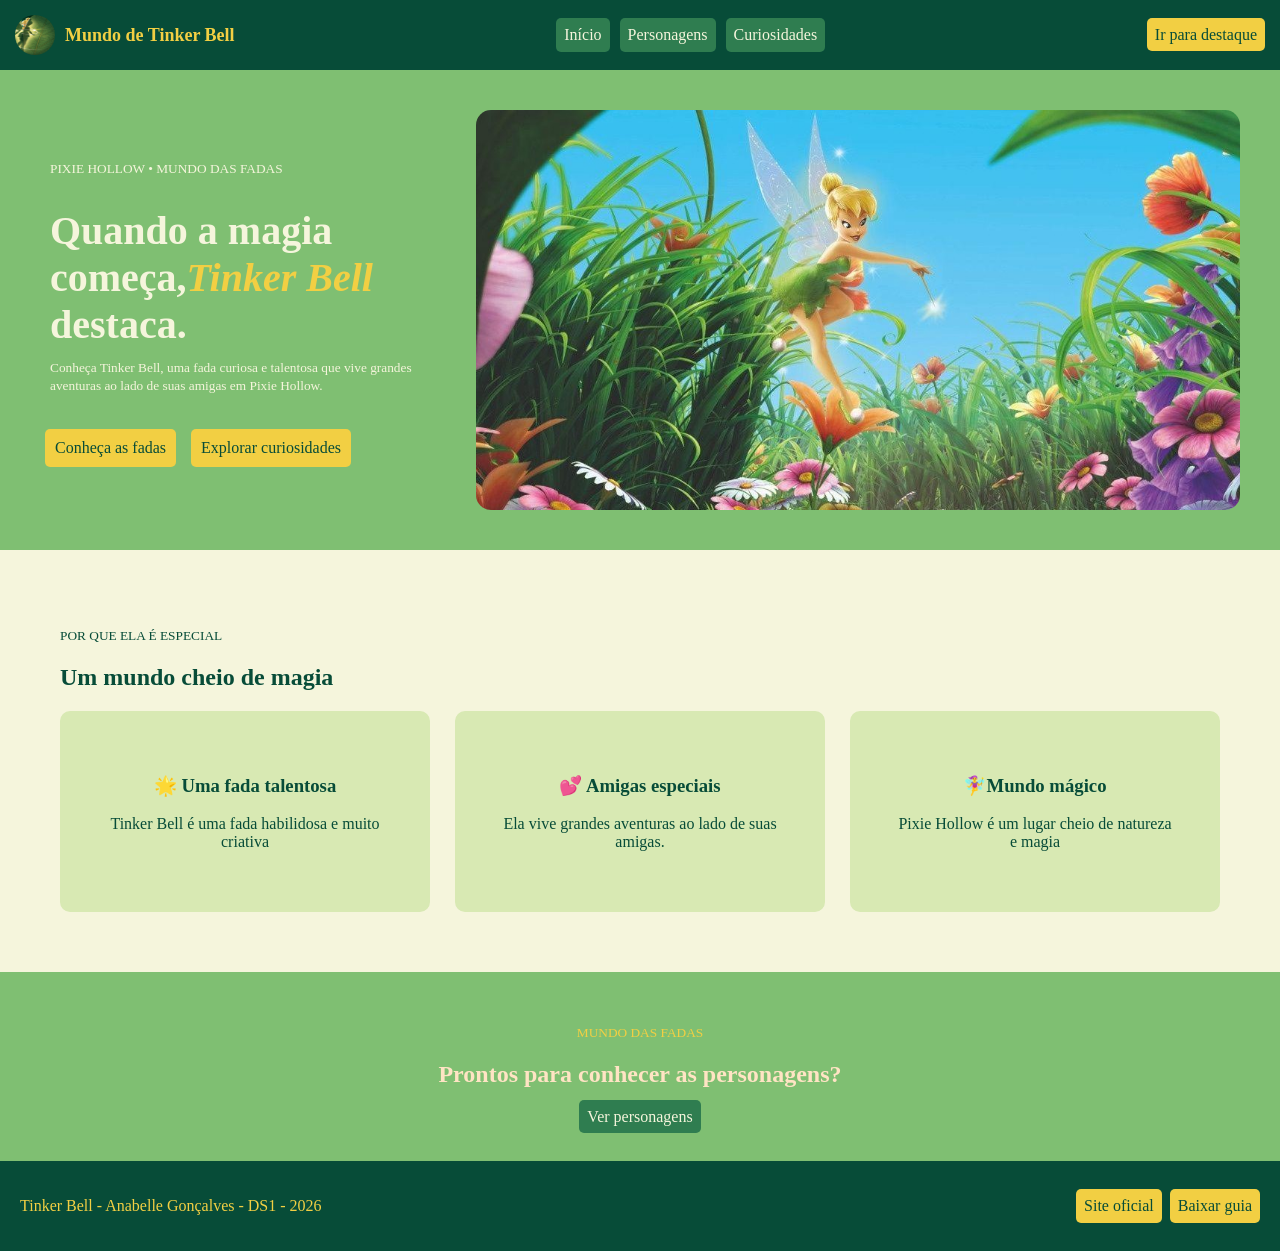
<file: index.html>
<!DOCTYPE html>
<html lang="pt-BR">
<head>
     <meta charset="UTF-8"/>
     <title>O Mundo de Tinker Bell</title>
     <link rel="stylesheet" href="css/style.css"/>
</head>
<body>

    <header>
        <section id="menu-navegacao">
          <section id="logo">
            <img src="assets/logo 2.0.png" alt="Logo tinker">
            Mundo de Tinker Bell</section>
          <section id="links">
           <a href="index.html">Início</a>
            <a href="pages/personagens.html">Personagens</a>
            <a href="pages/curiosidade.html">Curiosidades</a>
            </section>
            <section id="botao-destaque">
             <a class="botao-destaque" href="#destaque"> Ir para destaque</a>
            </section>
            </section>
        </header>
        <main>

        <section id="inicio">
    <article class="txt-pequeno">
    <p id="pequeno"><small> PIXIE HOLLOW • MUNDO DAS FADAS</small></p>
    <h2>Quando a magia começa,<em>Tinker Bell </em> destaca.</h2>
    <p><small> Conheça Tinker Bell, uma fada curiosa e talentosa que vive grandes aventuras ao lado de suas amigas em Pixie Hollow.</small></p>
    <section class="button">
        <a href="pages/personagens.html"> Conheça as fadas</a>
        <a href="pages/curiosidade.html"> Explorar curiosidades</a>
    </section>
</article>
    <img src="assets/capa.jpg" alt="Tinker Bell e suas amigas no mundo das fadas">
</section>

<section id="especial">
    <p><small>POR QUE ELA É ESPECIAL</small></p>
    <h2>Um mundo cheio de magia</h2>

<section id="cartoes">
    <article>
        <h3>🌟 Uma fada talentosa </h3>
        <p> Tinker Bell é uma fada habilidosa e muito criativa</p>
    </article>

    <article>
<h3> 💕 Amigas especiais</h3>
<p>Ela vive grandes aventuras ao lado de suas amigas.</p>
    </article>

    <article>
        <h3>🧚‍♀️Mundo mágico</h3>
        <p>Pixie Hollow é um lugar cheio de natureza e magia</p>
    </article>
</section>
</section>

<section id="destaque">
<p><small>MUNDO DAS FADAS</small></p>
<h2>Prontos para conhecer as personagens?</h2>
<a href="pages/personagens.html">Ver personagens</a>
</section>

        </main>
        <footer id="rodape">
             <p> Tinker Bell - Anabelle Gonçalves - DS1 - 2026</p>
       <section id="botoes">
             <a href="https://www.disney.com.br/" target="_blank">Site oficial</a>
        <a href="assets/arquivo/personagem.curiosidade.txt" download>Baixar guia</a>
       </section>
    </footer>

</body>
</html>
</file>
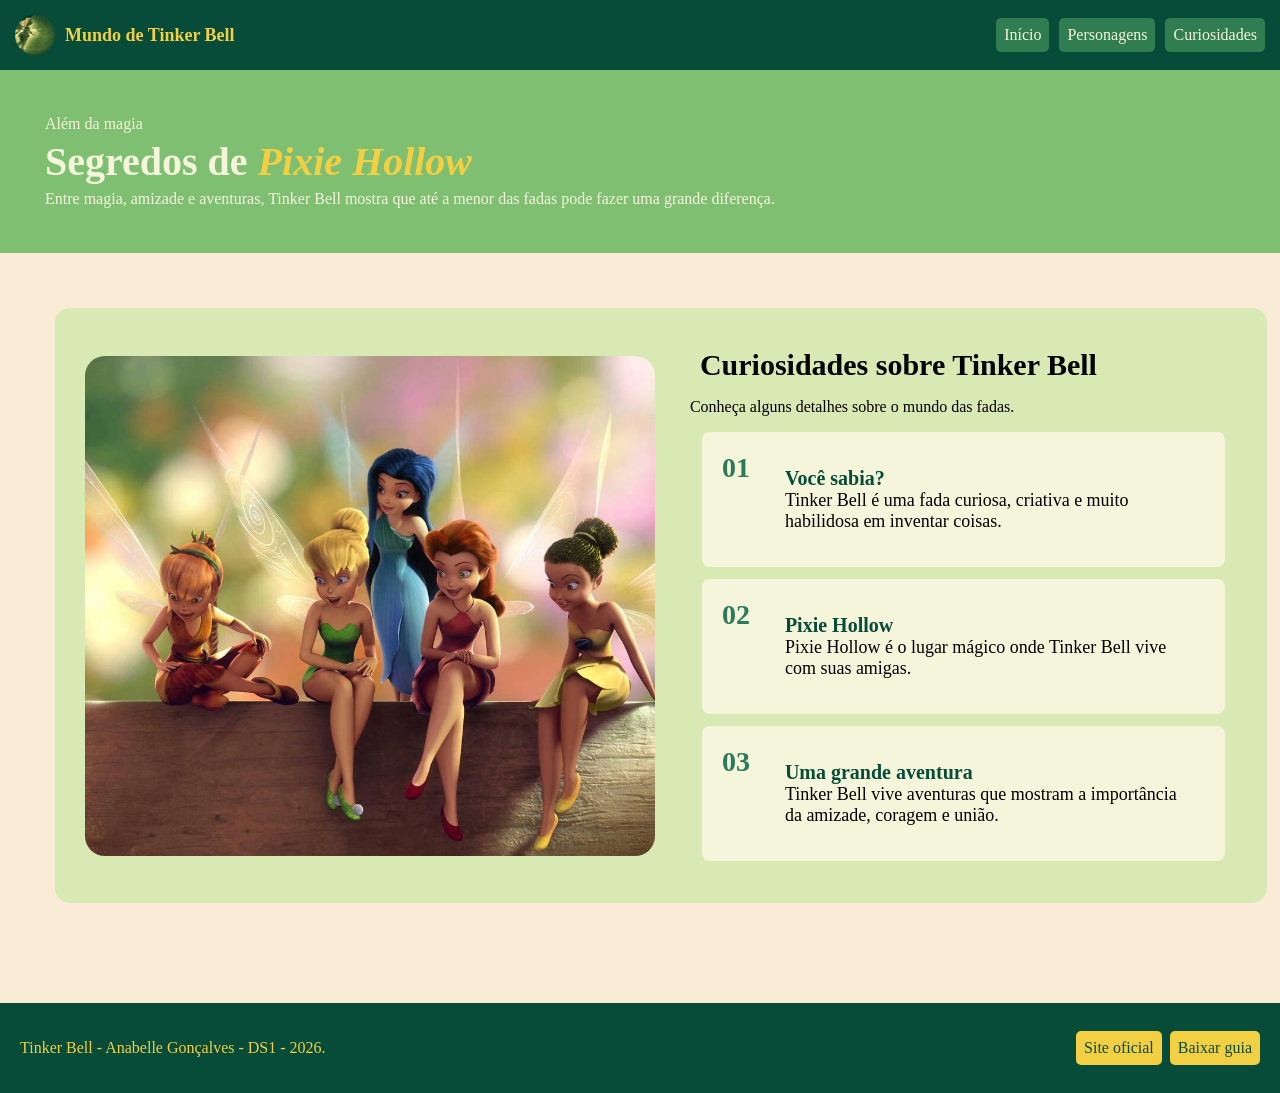
<file: pages/curiosidade.html>
<!DOCTYPE html>
<html lang="pt-BR">
<head>
     <meta charset="UTF-8"/>
     <title>Curiosidades</title>
     <link rel="stylesheet" href="../css/style.css"/>
</head>
<body>
    <header>
        <section id="menu-navegacao">
            <section id="logo">
            <img src="../assets/logo 2.0.png" alt="Logo tinker">
            Mundo de Tinker Bell</section>
          <section id="links">
           <a href="../index.html">Início</a>
            <a href="personagens.html">Personagens</a>
            <a href="curiosidade.html">Curiosidades</a>
            </section>

            </section>
        </header>
        <main>
        <section id="cabecalho-curiosidades">
            <p>Além da magia</p>
            <h1>Segredos de <em>Pixie Hollow</em></h1>
            <p> Entre magia, amizade e aventuras, Tinker Bell mostra que até a menor das fadas pode fazer uma grande diferença.</p>
        </section>

        <section id="curiosidade-principal">
            <img src="../assets/amigas.jpg" alt="Amigas">
            <section id="conteudo-curiosidades">
                <h2>Curiosidades sobre Tinker Bell</h2>
                <p>Conheça alguns detalhes sobre o mundo das fadas.</p>
                <article>
                    <h3>01</h3>
                    <section>
                    <h2>Você sabia?</h2>
                    <p>Tinker Bell é uma fada curiosa, criativa e muito habilidosa em inventar coisas.</p>
        </section>
                </article>

        <article>
            <h3>02</h3>
            <section>
            <h2>Pixie Hollow</h2>

         <p>Pixie Hollow é o lugar mágico onde Tinker Bell vive com suas amigas.</p>
            </section>
        </article>

        <article>
            <h3>03</h3>
            <section>
            <h2>Uma grande aventura</h2>
            <p> Tinker Bell vive aventuras que mostram a importância da amizade, coragem e união.</p>
            </section>
        </article>
            </section>
        </section>


        </main>
        <footer id="rodape-curiosidade">
             <p>Tinker Bell - Anabelle Gonçalves - DS1 - 2026.</p>
       <section id="botoes">
             <a href="https://www.disney.com.br/" target="_blank">Site oficial</a>
        <a href="../assets/arquivo/projeto-tinker-bell.zip.zip" download>Baixar guia</a>
       </section>
    </footer>

</body>
</html>
</file>
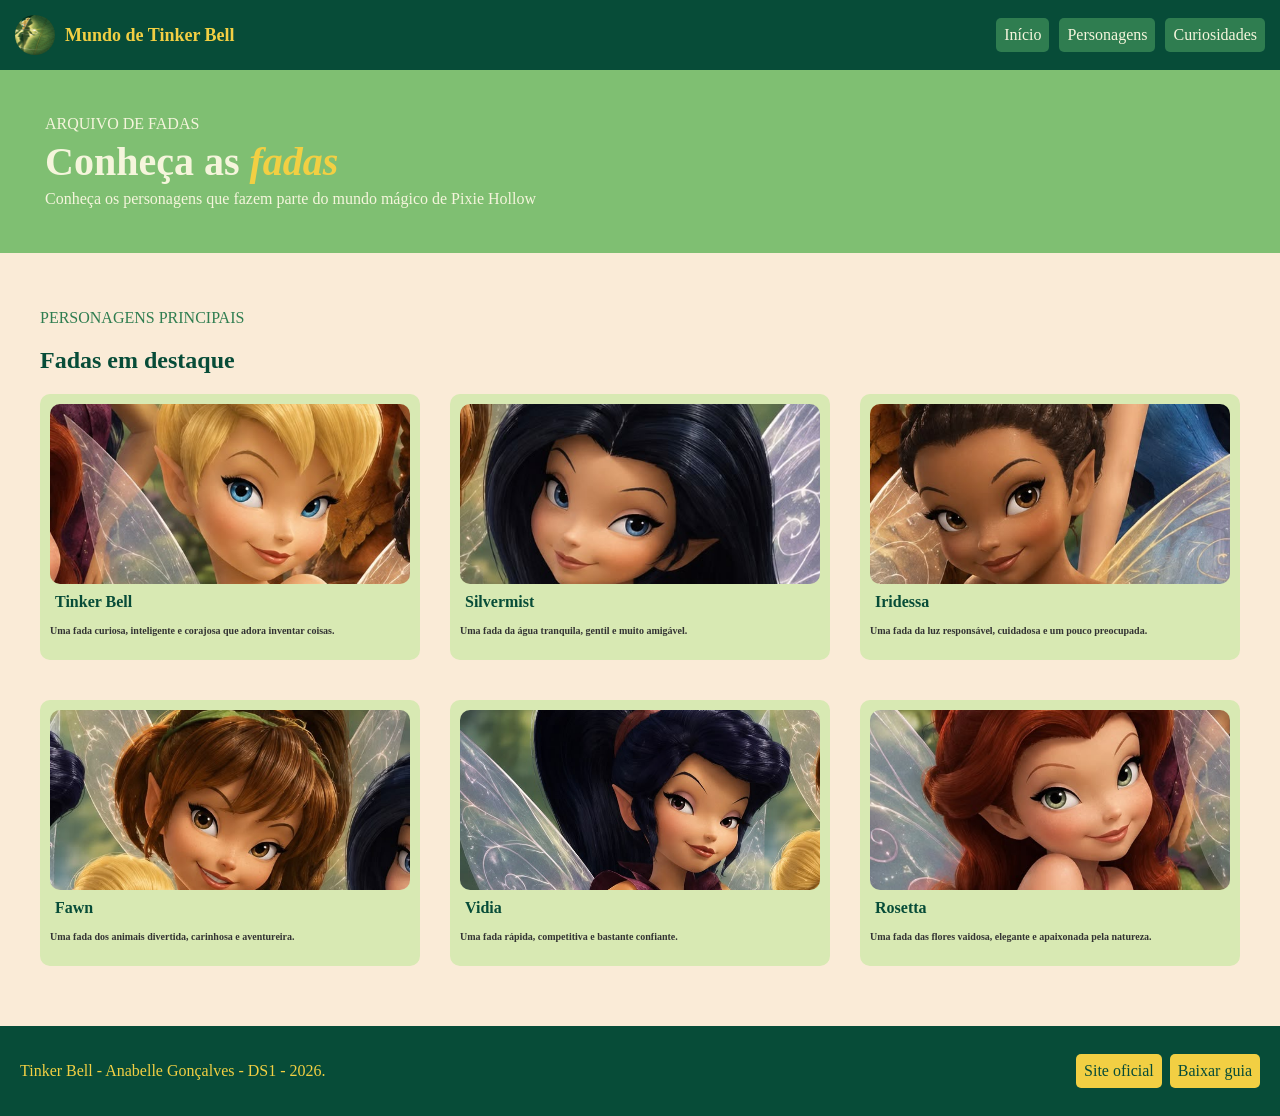
<file: pages/personagens.html>
<!DOCTYPE html>
<html lang="pt-BR">
<head>
     <meta charset="UTF-8"/>
     <title>Personagens</title>
     <link rel="stylesheet" href="../css/style.css"/>
</head>
<body>
    <header>
        <section id="menu-navegacao">
            <section id="logo">
            <img src="../assets/logo 2.0.png" alt="Logo tinker"> 
            Mundo de Tinker Bell</section>
          <section id="links">
           <a href="../index.html">Início</a>
            <a href="personagens.html">Personagens</a>
            <a href="curiosidade.html">Curiosidades</a>
            </section>
            
            </section>
        </header>
        <main>
        <section id="cabecalho-personagens">
            <p>ARQUIVO DE FADAS</p>
            <h1>Conheça as <em>fadas</em></h1>
            <p> Conheça os personagens que fazem parte do mundo mágico de Pixie Hollow</p>
        </section>

        <section id="lista-personagens">
            <p>PERSONAGENS PRINCIPAIS</p>
            <h2>Fadas em destaque</h2>
       
            <section class="galeria">
                <article class="card">
        <img src="../assets/tinker.jpeg" alt="Tinker Bell">
        <h4> Tinker Bell</h4>
        <p><small>Uma fada curiosa, inteligente e corajosa que adora inventar coisas.</small></p>
    </article>
<article class="card">
    <img src="../assets/Silvermist.jpeg" alt="Silvermist">
    <h4>Silvermist</h4>
    <p><small> Uma fada da água tranquila, gentil e muito amigável.</small></p>
</article>
<article class="card">
    <img src="../assets/Iridessa.jpeg" alt="Iridessa">
    <h4>Iridessa</h4>
    <p><small>Uma fada da luz responsável, cuidadosa e um pouco preocupada.</small></p>
</article>
<article class="card">
    <img src="../assets/Fawn.jpeg" alt="Fawn">
    <h4>Fawn</h4>
    <p><small>Uma fada dos animais divertida, carinhosa e aventureira.</small></p>
</article>
<article class="card">
    <img src="../assets/Vidia.jpeg" alt="Vidia">
    <h4>Vidia</h4>
    <p><small>Uma fada rápida, competitiva e bastante confiante.</small></p>
</article>
<article class="card">
    <img src="../assets/Roseta.jpeg" alt="Rosetta">
    <h4>Rosetta</h4>
    <p><small>Uma fada das flores vaidosa, elegante e apaixonada pela natureza.</small></p>
</article>
</section>
    </section>
        </main>
        
        <footer id="rodape">         
             <p>Tinker Bell - Anabelle Gonçalves - DS1 - 2026.</p>
       <section id="botoes">
             <a href="https://www.disney.com.br/" target="_blank">Site oficial</a>
        <a href="../assets/arquivo/personagem.curiosidade.txt" download>Baixar guia</a>
       </section>
    </footer>

</body>
</html>
</file>
<file: css/style.css>
header {
    background-color: #074c38;
    padding: 15px;
}

#menu-navegacao {
    display: flex;
    align-items: center;
    justify-content: space-between;
}

#logo {
    color: #f2cf43;
    font-size: 18px;
    font-weight: bold;
}

#links {
    display: flex;
    gap: 10px;
}

#links a {
    background-color: #2f7d50;
    color: beige;
    padding: 8px;
    text-decoration: none;
    border-radius: 5px;
}

#destaque a {
    background-color: #2f7d50;
    color: beige;
    padding: 8px;
    text-decoration: none;
    border-radius: 5px;
}

#destaque img {
    width: 55%;
    height: 250px;
    object-fit: cover;
    border-radius: 15px;
}

#inicio {
    background-color: #7fbf72;
    padding: 40px;
    display: flex;
    align-items: center;
    justify-content: space-between;
    gap: 40px;
}

#inicio article {
    width: 50%;
}

#pequeno {
    color: #f2cf43;
    margin: 10px;
}

#inicio p {
    color: beige;
    margin: 10px;
    margin-bottom: 30px;
}

#inicio h2 {
    color: beige;
    font-size: 40px;
    margin: 10px;
}

#inicio em {
    color: #f2cf43;
}

#inicio img {
    width: 900px;
    height: 400px;
    object-fit: cover;
    border-radius: 15px;
}

#inicio article a {
    background-color: #f2cf43;
    color: #074c38;
    padding: 10px;
    text-decoration: none;
    border-radius: 5px;
    gap: 10px;
    display: flex;
}


.button {
    display: flex;
    gap: 5px;
    flex-direction: row;
}

#inicio a {
    background-color: #2f7d50;
    color: beige;
    padding: 8px;
    text-decoration: none;
    border-radius: 5px;
    margin: 5px;
}

#logo {
    display: flex;
    align-items: center;
    gap: 10px;
}

#logo img {
    width: 40px;
    height: 40px;
    border-radius: 50%;
}

#especial {
    background-color: beige;
    padding: 60px;
    margin: 0;
}

#especial h2 {
    color: #074c38;
}

#especial p {
    color: #074c38;
}

#cartoes {
    display: flex;
    gap: 25px;
}

#cartoes article {
    background-color: #d8e9b3;
    padding: 45px;
    width: 33%;
    text-align: center;
    border-radius: 10px;
}

#cartoes h3 {
    color: #074c38;
}

#destaque {
    padding: 35px;
    text-align: center;
    margin: 0;
    background-color: #7fbf72;
}

#destaque p {
    color: #f2cf43;
}

#destaque h2 {
    color: bisque;
}

.botao-destaque {
    background-color: #f2cf43;
    color: #074c38;
    padding: 8px;
    text-decoration: none;
    border-radius: 5px;
}
footer {
    background-color: #074c38;
    padding: 20px;
    display: flex;
    justify-content: center;
    align-items: center;
    margin-top: 85px;
    margin: 0;
}

footer a {
    background-color: #f2cf43;
    color: #074c38;
    padding: 8px;
    text-decoration: none;
    border-radius: 5px;
}

#rodape {
    display: flex;
    justify-content: space-between;
    align-items: center;
    color: #f2cf43;
}
#botoes {
    display: flex;
    gap: 8px;
}

#cabecalho-personagens {
    background-color: #7fbf72;
    padding: 40px;
    text-align: left;
    color: beige;
}

#cabecalho-personagens h1 {
    font-size: 40px;
    margin: 5px;
}

#cabecalho-personagens p {
    margin: 5px;
}

#cabecalho-personagens em {
    color: #f2cf43;
}

em {
    color: #f2cf43;
}

#lista-personagens {
    background-color: antiquewhite;
    padding: 40px;
}

#lista-personagens p {
    color: #2f7d50;
}

#lista-personagens h2 {
    color: #074c38;
}

.galeria {
    display: flex;
    justify-content: space-between;
    flex-wrap: wrap;
    gap: 20px;
}
.card {
    background-color: #d8e9b3;
    width: 30%;
    padding: 10px;
    margin-bottom: 20px;
    border-radius: 10px;
}

.card img {
    width: 100%;
    height: 180px;
    object-fit: cover;
    border-radius: 10px;
}

.card p {
    color: #2f7d50;
    font-size: 12px;
    font-weight: bold;
}

.card h4 {
    color: #074c38;
    margin: 5px;
}

.card small {
    color: #333333;
}

#cabecalho-curiosidades {
    background-color: #7fbf72;
    padding: 40px;
    text-align: left;
    color: beige;
}

#cabecalho-curiosidades h1 {
    font-size: 40px;
    margin: 5px;
}

#cabecalho-curiosidades p {
    margin: 5px;
}

#cabecalho-curiosidades em {
    color: #f2cf43;
}

#curiosidade-principal {
    display: flex;
    align-items: center;
    justify-content: center;
    gap: 35px;
    padding: 30px;
    background-color: #d8e9b3;
    width: 90%;
    margin: 55px;
    border-radius: 15px;
}

#curiosidade-principal img {
    width: 600px;
    height: 500px;
    object-fit: cover;
    border-radius: 20px;
}

#conteudo-curiosidades {
    width: 50%;
}

#conteudo-curiosidades h2 {
    font-size: 30px;
    margin: 10px;
}

#conteudo-curiosidades article {
    display: flex;
    gap: 20px;
    background-color: beige;
    padding: 20px;
    margin: 12px;
    align-items: flex-start;
    border-radius: 8px;
}

#conteudo-curiosidades article h2 {
    font-size: 20px;
    color: #074c38;
    margin: 0;
}

#conteudo-curiosidades article h3 {
    color: #2c7a5b;
    font-size: 28px;
    margin: 0;
}

#conteudo-curiosidades article p {
    margin: 0;
    font-size: 18px;
}

#conteudo-curiosidades article section {
    flex: 1;
    padding: 15px;
}

#rodape-curiosidade {
    margin-top: 100px;
    display: flex;
    justify-content: space-between;
    align-items: center;
    color: #f2cf43;
}

body {
    background-color: antiquewhite;
    margin: 0;
    height: 1000px;
    padding: 0;
}
</file>
